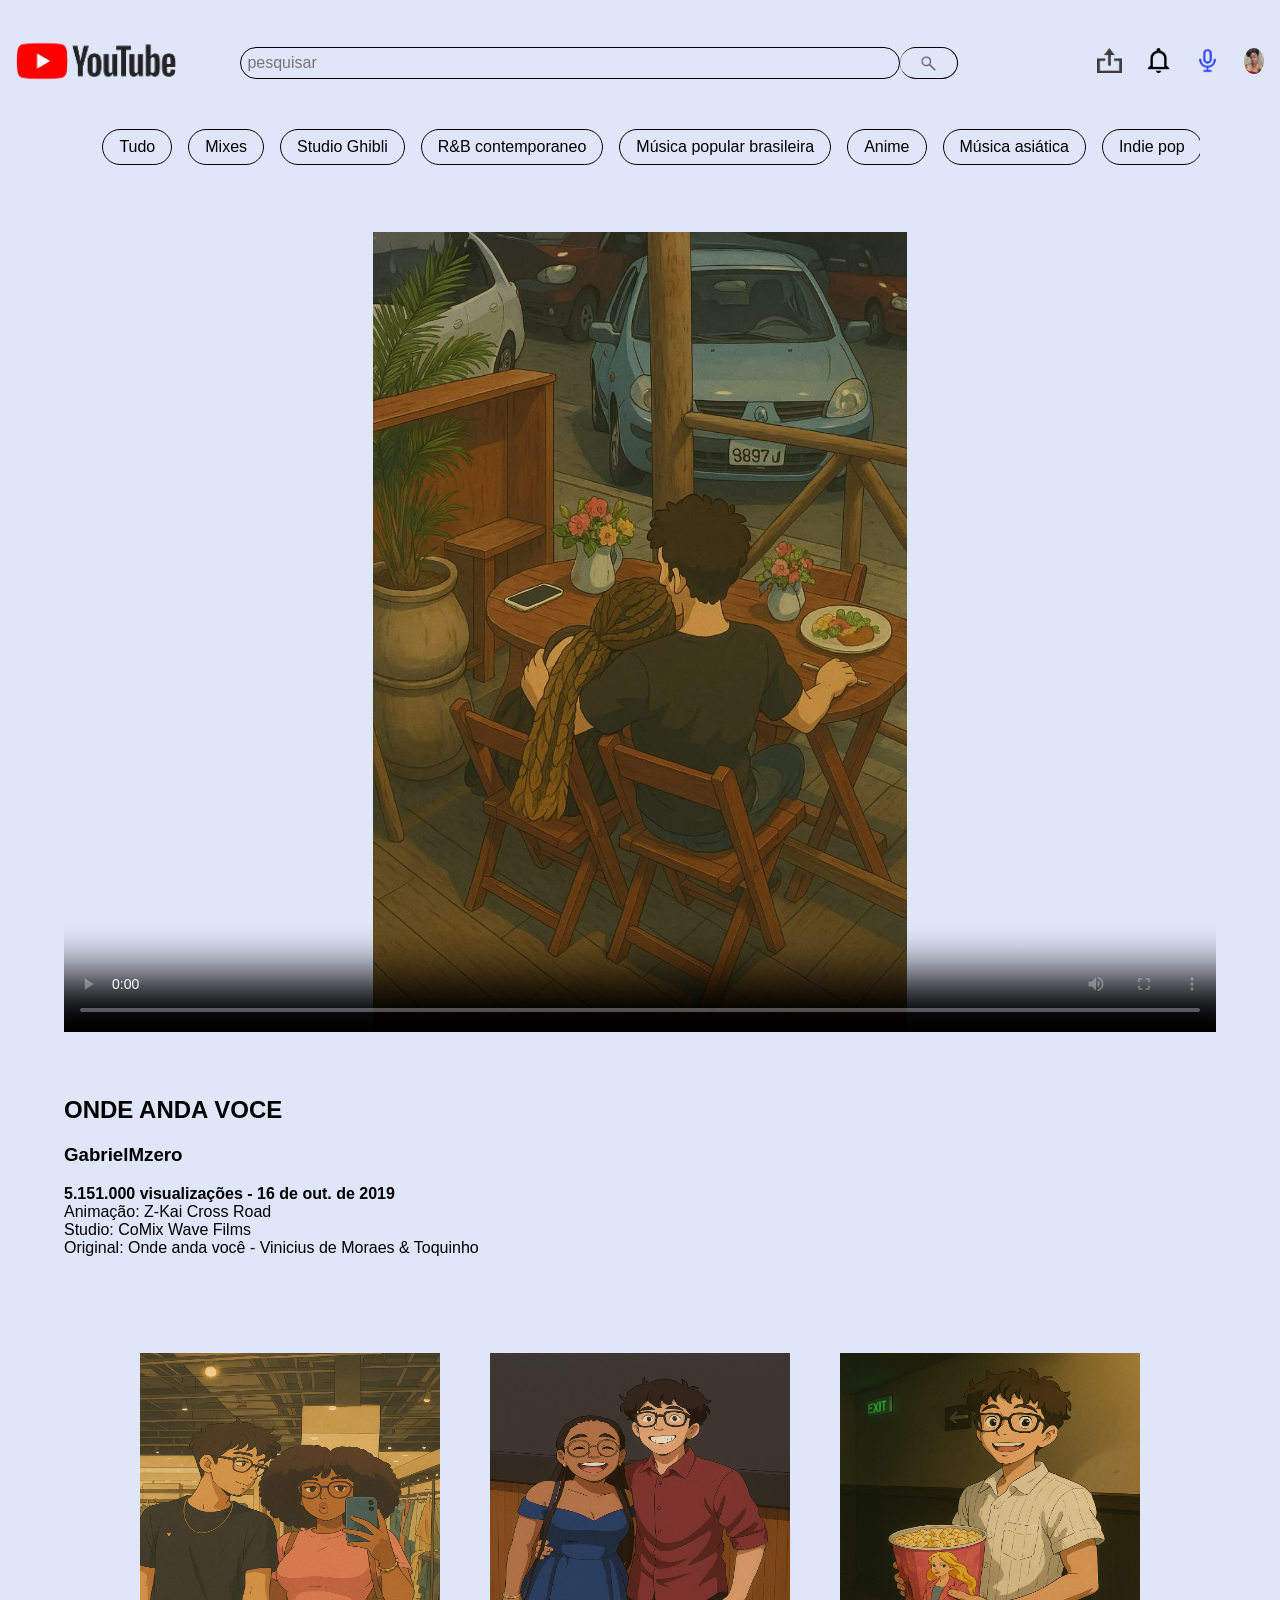
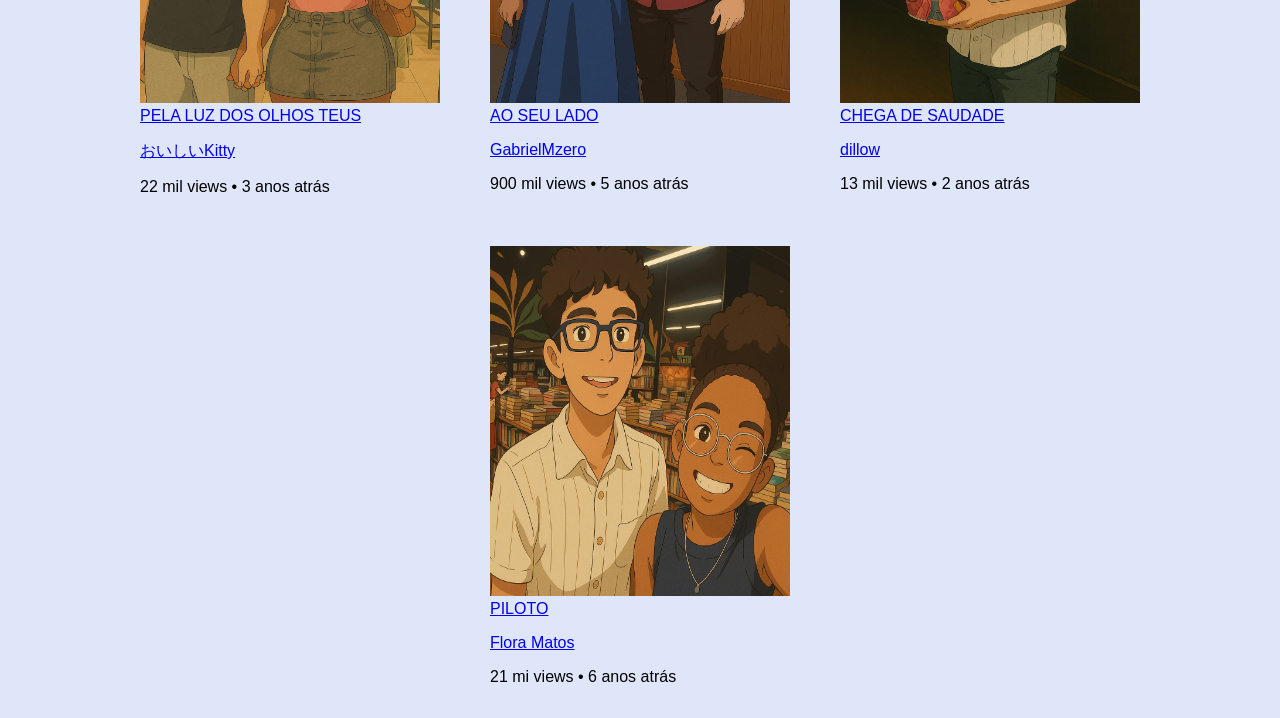
<file: index.html>
<!DOCTYPE html>
<html lang="pt-br">
<head>
    <meta charset="UTF-8">
    <meta name="viewport" content="width=device-width, initial-scale=1.0">
    <title>Youtube</title>
    <link rel="stylesheet" href="style.css"><!--a class serve para puxar pro css--> 
</head>
<body>


        <header class="header"> <!--cabeçalho-->
            <a href="#"> <!--link-->
                <img style="width: 160px; height:auto;" src="youtubeee.png" alt="youtube logo" class="youtubelogo">
            </a> 
            
            <form class="barradepesquisa1"> <!--formulário-->
                <input class="input-depesquisa1" type="pesquisar" placeholder="pesquisar"> <!--A-L=proteçao da lupa-->
                <button type="submit" class="botao-depesquisar1">
                    <img style="height: auto; width: 17px;" src="lupa.webp">
                </button>
            </form>

            <div class="icones-do-menuU">
                <a href="#">
                    <img style="width: 25px; height:auto;" src="dowload-removebg-preview.png" alt="upload video">
                </a>
        
                <a href="#">
                    <img style="width: 25px; height:auto;" src="sininho-removebg-preview.png" alt="notificacao">
                </a>

                <a href="#">
                    <img style="width: 25px; height:auto;" src="microfone-removebg-preview.png" alt="microfone">
                </a>
                <a href="#">
                    <img class="menuU-icone" style="width: 20px; height:auto;" src="iris-png.jpg" alt="iris-img">
                </a>
        
        </div>
        </header>

            <div class="categoriess">
                <section class="seçao-de-categoriass">
                    <button class=" selecionar-categoria1">Tudo</button>
                    <button class=" selecionar-categoria2">Mixes</button>
                    <button class=" selecionar-categoria3">Studio Ghibli</button>
                    <button class=" selecionar-categoria4">R&B contemporaneo</button>
                    <button class=" selecionar-categoria5">Música popular brasileira</button>
                    <button class=" selecionar-categoria6">Anime</button>
                    <button class=" selecionar-categoria7">Música asiática</button>
                    <button class=" selecionar-categoria8">Indie pop</button>
                    <button class=" selecionar-categoria9">Animação</button>
                    <button class=" selecionar-categoria10">Ao vivo</button>
                </section>
            </div>

            <div>
                <video class="video" src="video onde anda vc.mp4"
                    controls
                    poster="f2709.jpg"
                    width="800"
                    height="800">
                </video>
            </div>

            <div class="descriçao0">
                <h2>ONDE ANDA VOCE</h2>
                <h3>GabrielMzero</h3>
                <p><strong> 5.151.000 visualizações - 16 de out. de 2019 </strong><br>Animação: Z-Kai Cross Road<br>
                    Studio: CoMix Wave Films<br>
                    Original: Onde anda você - Vinicius de Moraes & Toquinho</p>
            </div>


             <div> <!--Video 1-->
                <section class="imgg-do-youtube">
        <article>
                <a href="https://youtu.be/VHWctTr9PfQ?si=CqCU9EnL7YZ2NNzD" class="thumbnail" data-duration="12:24">
                    <img  class="img-bottom-section" src="fotinha 2.jpg" alt="fotinha 2" width="300px" height="350px">
                </a>
             <div class="videos-details">
                    <a href="https://youtu.be/VHWctTr9PfQ?si=CqCU9EnL7YZ2NNzD">PELA LUZ DOS OLHOS TEUS</a>
                    <p><a href="#"> おいしいKitty</a></p>
                    <div class="video-metadata">
                         <span>22 mil views</span>
                         •
                         <span>3 anos atrás</span>
            </div>
            </div>
        </article>


                         <!--Video 2-->
         <article>
                <a href="https://youtu.be/5laTynj5R_M?si=MKIrEJnfkX79LMNs" "thumbnail" data-duration="12:24" >
                    <img  class="img-bottom-section" src="fotinha 3.jpg" alt="fotinha 1" width="300px" height="350px">
                </a>
             <div class="videos-details">
                    <a href="https://youtu.be/5laTynj5R_M?si=MKIrEJnfkX79LMNs">AO SEU LADO</a>
                    <p><a href="#">GabrielMzero</a></p>
                    <div class="video-metadata">
                         <span>900 mil views</span>
                         •
                         <span>5 anos atrás</span>

            </div>
            </div>
        </article>


                         <!--Video 3-->
          <article>
            <a href="https://youtu.be/2C-NGj0tCm8?si=9xklMqAH1QMkNqUZ" "thumbnail" data-duration="12:24" >
                    <img  class="img-bottom-section" src="fotinhamomo.jpg" alt="fotinha 3" width="300px" height="350px">
                </a>
             <div class="videos-details">
                    <a href="https://youtu.be/2C-NGj0tCm8?si=9xklMqAH1QMkNqUZ">CHEGA DE SAUDADE</a>
                    <p><a href="#">dillow</a></p>
                    <div class="video-metadata">
                         <span>13 mil views</span>
                         •
                         <span>2 anos atrás</span>
            </div>
            </div>
          </article>


                         <!--Video 4-->
             <article>
                <a href="https://youtu.be/lfWg_lV28d0?si=Py6kEa_yRlwQaIoX" "thumbnail" data-duration="12:24" >
                    <img  class="img-bottom-section" src="fotinha 1.jpg" alt="fotinha 4" width="300px" height="350px">
                </a>
             <div class="videos-details">
                    <a href="https://youtu.be/lfWg_lV28d0?si=Py6kEa_yRlwQaIoX">PILOTO</a>
                    <p><a href="#">Flora Matos</a></p>
                    <div class="video-metadata">
                         <span>21 mi views</span>
                         •
                         <span>6 anos atrás</span>
            </div>
            </div>
            </article>

    </section>
</div>   
 
 

</body>
</html>
</file>
<file: style.css>
*, *::before, *::after{
    box-sizing: border-box;
    font-family: 'Trebuchet MS', 'Lucida Sans Unicode', 'Lucida Grande', 'Lucida Sans', Arial, sans-serif;
}

body{
    margin:0%;
    background-color:#E0E6FA;
}

.categoriess{
    padding: 1rem 2rem;
    border: none;
    text-decoration: none;
    background-color: #E0E6FA;
    border-radius: 900px;
    padding: .2rem 5rem;
}


.seçao-de-categoriass{
    display: flex;
    margin-left: 2%;
    overflow: hidden;
}

.seçao-de-categoriass .selecionar-categoria1 {
    margin-right: 1rem;
    white-space: nowrap;
    border: 1px solid black;
    border-radius: 900px;
    background-color: #E0E6FA;
    padding: .5rem 1rem;
    font-size: inherit;
    cursor: pointer;
    transition: 150ms;
}

.selecionar-categoria1:hover{
    background-color: #F9E722;
}

.seçao-de-categoriass .selecionar-categoria2 {
    margin-right: 1rem;
    white-space: nowrap;
    border: 1px solid black;
    border-radius: 900px;
    background-color: #E0E6FA;
    padding: .5rem 1rem;
    font-size: inherit;
    cursor: pointer;
    transition: 150ms;
}

.selecionar-categoria2:hover{
    background-color: #F9E722;
}

.seçao-de-categoriass .selecionar-categoria3 {
    margin-right: 1rem;
    white-space: nowrap;
    border: 1px solid black;
    border-radius: 900px;
    background-color: #E0E6FA;
    padding: .5rem 1rem;
    font-size: inherit;
    cursor: pointer;
    transition: 150ms;
}

.selecionar-categoria3:hover{
    background-color: #F9E722;
}

.seçao-de-categoriass .selecionar-categoria4 {
    margin-right: 1rem;
    white-space: nowrap;
    border: 1px solid black;
    border-radius: 900px;
    background-color: #E0E6FA;
    padding: .5rem 1rem;
    font-size: inherit;
    cursor: pointer;
    transition: 150ms;
}

.selecionar-categoria4:hover{
    background-color: #F9E722;
}

.seçao-de-categoriass .selecionar-categoria5 {
    margin-right: 1rem;
    white-space: nowrap;
    border: 1px solid black;
    border-radius: 900px;
    background-color: #E0E6FA;
    padding: .5rem 1rem;
    font-size: inherit;
    cursor: pointer;
    transition: 150ms;
}

.selecionar-categoria5:hover{
    background-color: #F9E722;
}

.seçao-de-categoriass .selecionar-categoria6 {
    margin-right: 1rem;
    white-space: nowrap;
    border: 1px solid black;
    border-radius: 900px;
    background-color: #E0E6FA;
    padding: .5rem 1rem;
    font-size: inherit;
    cursor: pointer;
    transition: 150ms;
}

.selecionar-categoria6:hover{
    background-color: #F9E722;
}

.seçao-de-categoriass .selecionar-categoria7 {
    margin-right: 1rem;
    white-space: nowrap;
    border: 1px solid black;
    border-radius: 900px;
    background-color: #E0E6FA;
    padding: .5rem 1rem;
    font-size: inherit;
    cursor: pointer;
    transition: 150ms;
}

.selecionar-categoria7:hover{
    background-color: #F9E722;
}

.seçao-de-categoriass .selecionar-categoria8 {
    margin-right: 1rem;
    white-space: nowrap;
    border: 1px solid black;
    border-radius: 900px;
    background-color: #E0E6FA;
    padding: .5rem 1rem;
    font-size: inherit;
    cursor: pointer;
    transition: 150ms;
}

.selecionar-categoria8:hover{
    background-color: #F9E722;
}

.seçao-de-categoriass .selecionar-categoria9 {
    margin-right: 1rem;
    white-space: nowrap;
    border: 1px solid black;
    border-radius: 900px;
    background-color: #E0E6FA;
    padding: .5rem 1rem;
    font-size: inherit;
    cursor: pointer;
    transition: 150ms;
}

.selecionar-categoria9:hover{
    background-color: #F9E722;
}

.seçao-de-categoriass .selecionar-categoria10 {
    margin-right: 1rem;
    white-space: nowrap;
    border: 1px solid black;
    border-radius: 900px;
    background-color: #E0E6FA;
    padding: .5rem 1rem;
    font-size: inherit;
    cursor: pointer;
    transition: 150ms;
}

.selecionar-categoria10:hover{
    background-color: #F9E722;
}

.header{
    display:flex;
    justify-content: space-between;
    align-items: center;
    padding: 1rem;
    background-color: #E0E6FA;
}

.icones-do-menuU{
    display: grid;
    grid-template-columns: repeat(4, auto);
   /* word-wrap: none;*/
    text-align: center;
    gap: 1.5rem;
   /* border-radius: 0 40px 40px 0;
    cursor: pointer;
    border-radius: 50%;*/
    background-color: #E0E6FA;
}

.menuU-icone {
    border-radius: 100%;
    width: 50px;
    height: 50px;
    background-color: #E0E6FA;
}

.barradepesquisa1{
    display: flex;
    flex-grow: 1;
    margin: 0 2rem 0 4rem;
}

.input-depesquisa1 {
    width: 80%;
    font-size: inherit;
    padding: .4rem;
    border: 1px solid black;
    border-top-right-radius: 0;
    border-bottom-right-radius: 0;
    border-radius: 900px;
    background-color: #E0E6FA;
}

.botao-depesquisar1 {
    display: flex;
    align-items: center;
    padding: 0 1.25rem;
    border: 1px solid black;
    background-color: #E0E6FA;
    border-left: none;
    border-top-left-radius: 0;
    border-bottom-left-radius: 0;
    cursor: pointer;
    border-radius: 100px;
}


.imgg-do-youtube {
  /*display: grid;
    grid-template-rows: repeat(auto-fill, minmax(200px, 1fr));
    margin:1 1.5rem;
    justify-content: end;
    margin-top: -43%;
    /*align-content: space-between;*/
  /*gap:1rem; /*separaçao de um texto embaixo do outro*/
  /*padding: 3rem 0; /*espaço que separa o texto do video*/
  /*border: 1px #E0E6FA;
    margin-top: -60%;
    width: 100%;*/
    display: flex;
    flex-wrap: wrap; /* Permite que os itens se movam para a próxima linha conforme necessário */
    justify-content: center; /* Centraliza os itens */
    gap: 50px; /*separa as fotos uma do lado da outra*/
    padding: 2rem 0;
}
.video {
    margin:5%;
    display: flex;
    justify-content: center; /* Centraliza o vídeo */  
    align-items: center;
    width:90%;
}

.descriçao0 {
    margin:5%;
}
</file>
